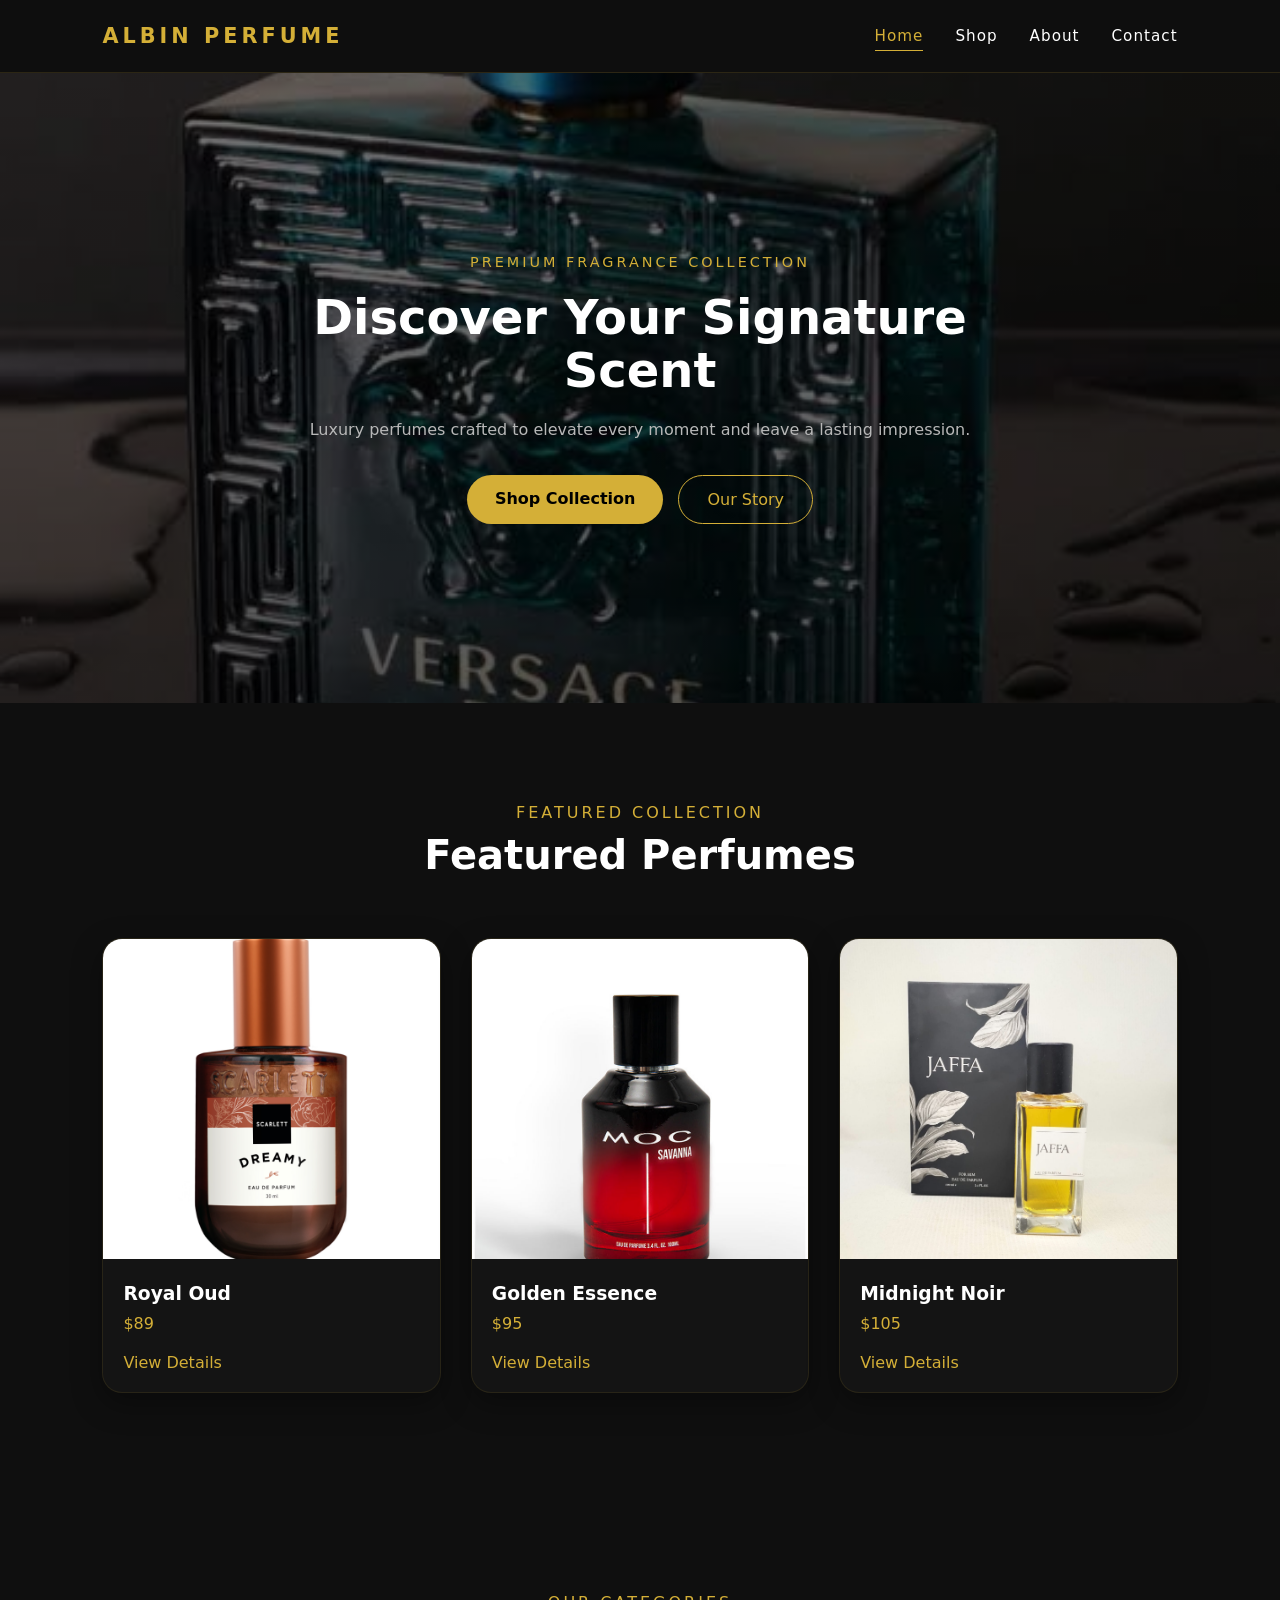
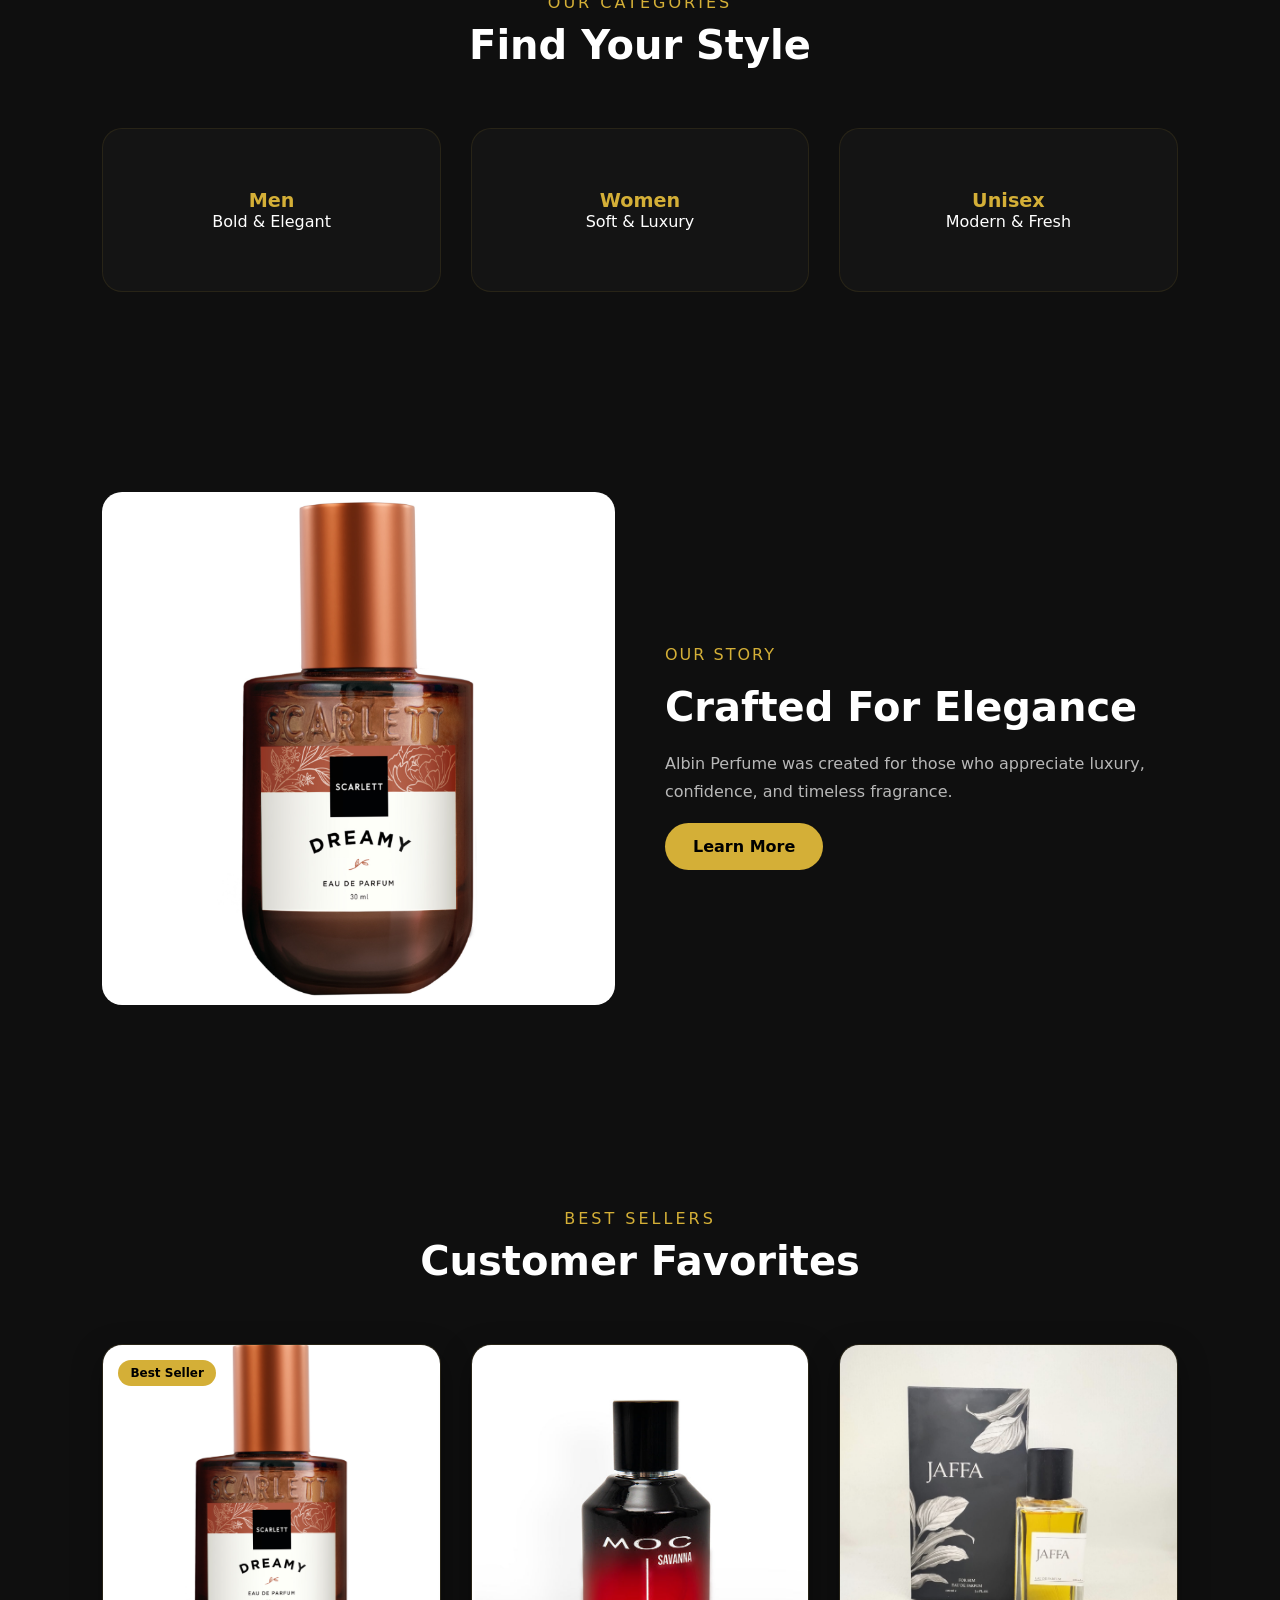
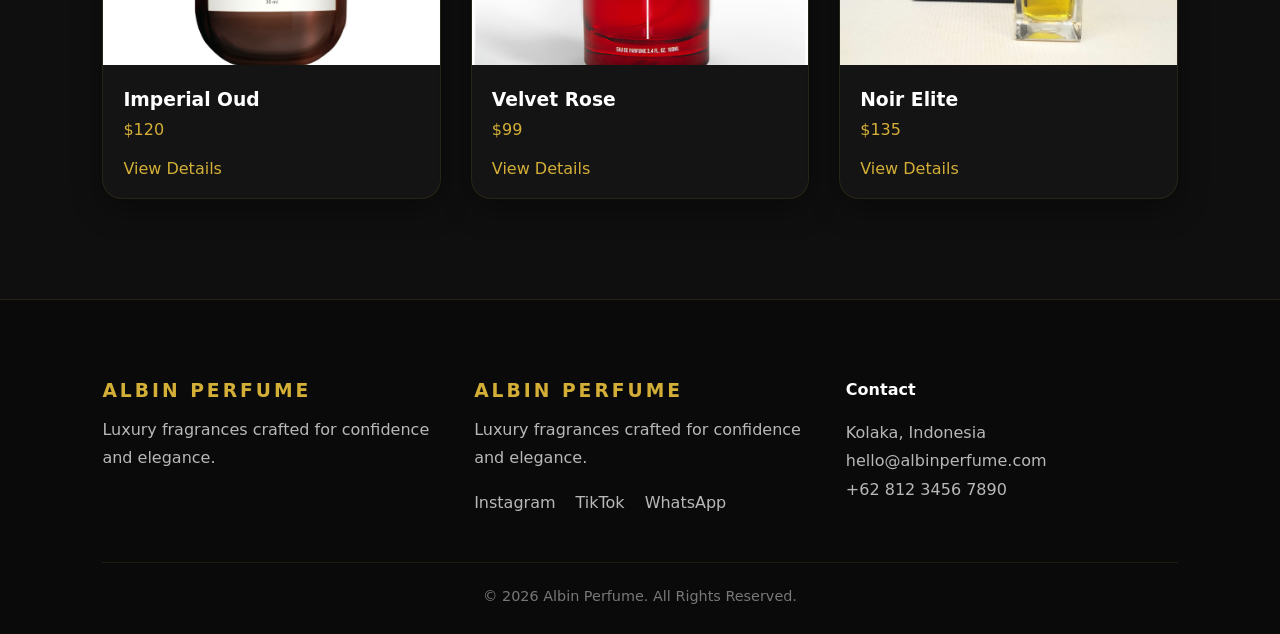
<file: index.html>
<!DOCTYPE html>
<html lang="en">

<head>
<meta charset="UTF-8">
<meta name="viewport" content="width=device-width, initial-scale=1.0">

<title>Albin Perfume</title>

<link rel="stylesheet" href="css/style.css">

<link rel="preconnect" href="https://fonts.googleapis.com">

<link rel="preconnect"
href="https://fonts.gstatic.com"
crossorigin>

<link href="https://fonts.googleapis.com/css2?family=Inter:wght@300;400;500;600;700&display=swap"
rel="stylesheet">
</head>

<body>

<header class="navbar">

    <div class="logo">
        ALBIN PERFUME
    </div>

    <nav class="nav-menu">

        <a href="index.html" class="active">Home</a>
        <a href="shop.html">Shop</a>
        <a href="about.html">About</a>
        <a href="contact.html">Contact</a>

    </nav>

    <div class="hamburger">
        <span></span>
        <span></span>
        <span></span>
    </div>

</header>
    <section class="hero">

    <div class="hero-content">

        <span class="hero-tag">
            Premium Fragrance Collection
        </span>

        <h1>
            Discover Your Signature Scent
        </h1>

        <p>
            Luxury perfumes crafted to elevate every
            moment and leave a lasting impression.
        </p>

        <div class="hero-buttons">

            <a href="shop.html" class="btn-primary">
                Shop Collection
            </a>

            <a href="about.html" class="btn-secondary">
                Our Story
            </a>

        </div>

    </div>

    </section>

<section class="featured">

    <div class="section-title">

        <span>Featured Collection</span>

        <h2>Featured Perfumes</h2>

    </div>

    <div class="product-grid">

        <div class="product-card">

            <img src="images/perfume-1.jpg" alt="Royal Oud">

            <h3>Royal Oud</h3>

            <p>$89</p>

            <a href="product.html">View Details</a>

        </div>

        <div class="product-card">

            <img src="images/perfume-2.jpg" alt="Golden Essence">

            <h3>Golden Essence</h3>

            <p>$95</p>

            <a href="product.html">View Details</a>

        </div>

        <div class="product-card">

            <img src="images/perfume-3.jpg" alt="Midnight Noir">

            <h3>Midnight Noir</h3>

            <p>$105</p>

            <a href="product.html">View Details</a>

        </div>

    </div>

</section>
<section class="categories">

    <div class="section-title">
        <span>Our Categories</span>
        <h2>Find Your Style</h2>
    </div>

    <div class="category-grid">

        <div class="category-card">
    <h3>Men</h3>
    <p>Bold & Elegant</p>
</div>

<div class="category-card">
    <h3>Women</h3>
    <p>Soft & Luxury</p>
</div>

<div class="category-card">
    <h3>Unisex</h3>
    <p>Modern & Fresh</p>
</div>
    </div>

</section>

<section class="brand-story">

    <div class="brand-image">

        <img src="images/perfume-1.jpg"
        alt="Albin Perfume">

    </div>

    <div class="brand-content">

        <span>Our Story</span>

        <h2>
            Crafted For Elegance
        </h2>

        <p>
            Albin Perfume was created for those
            who appreciate luxury, confidence,
            and timeless fragrance.
        </p>

        <a href="about.html"
        class="btn-primary">

            Learn More

        </a>

    </div>

</section>
    
<section class="featured">

    <div class="section-title">
        <span>Best Sellers</span>
        <h2>Customer Favorites</h2>
    </div>

    <div class="product-grid">

        <div class="product-card">

    <span class="badge">Best Seller</span>

    <img src="images/perfume-1.jpg" alt="Imperial Oud">

    <h3>Imperial Oud</h3>

    <p>$120</p>

    <a href="product.html">View Details</a>

        </div>

        <div class="product-card">
            <img src="images/perfume-2.jpg" alt="Velvet Rose">
            <h3>Velvet Rose</h3>
            <p>$99</p>
            <a href="product.html">View Details</a>
        </div>

        <div class="product-card">
            <img src="images/perfume-3.jpg" alt="Noir Elite">
            <h3>Noir Elite</h3>
            <p>$135</p>
            <a href="product.html">View Details</a>
        </div>

    </div>

</section>
    
<footer class="footer">

    <div class="footer-grid">

        <div class="footer-brand">

            <h3>ALBIN PERFUME</h3>

            <p>
                Luxury fragrances crafted for
                confidence and elegance.
            </p>

        </div>

        <div class="footer-brand">

    <h3>ALBIN PERFUME</h3>

    <p>
        Luxury fragrances crafted for
        confidence and elegance.
    </p>

    <div class="social-links">

        <a href="#">Instagram</a>

        <a href="#">TikTok</a>

        <a href="#">WhatsApp</a>

    </div>

        </div>

        <div class="footer-contact">

            <h4>Contact</h4>

            <p>Kolaka, Indonesia</p>
            <p>hello@albinperfume.com</p>
            <p>+62 812 3456 7890</p>

        </div>

    </div>

    <div class="footer-bottom">

        <p>
            © 2026 Albin Perfume.
            All Rights Reserved.
        </p>

    </div>

</footer>
    
<script src="js/script.js"></script>

</body>
</html>
</file>
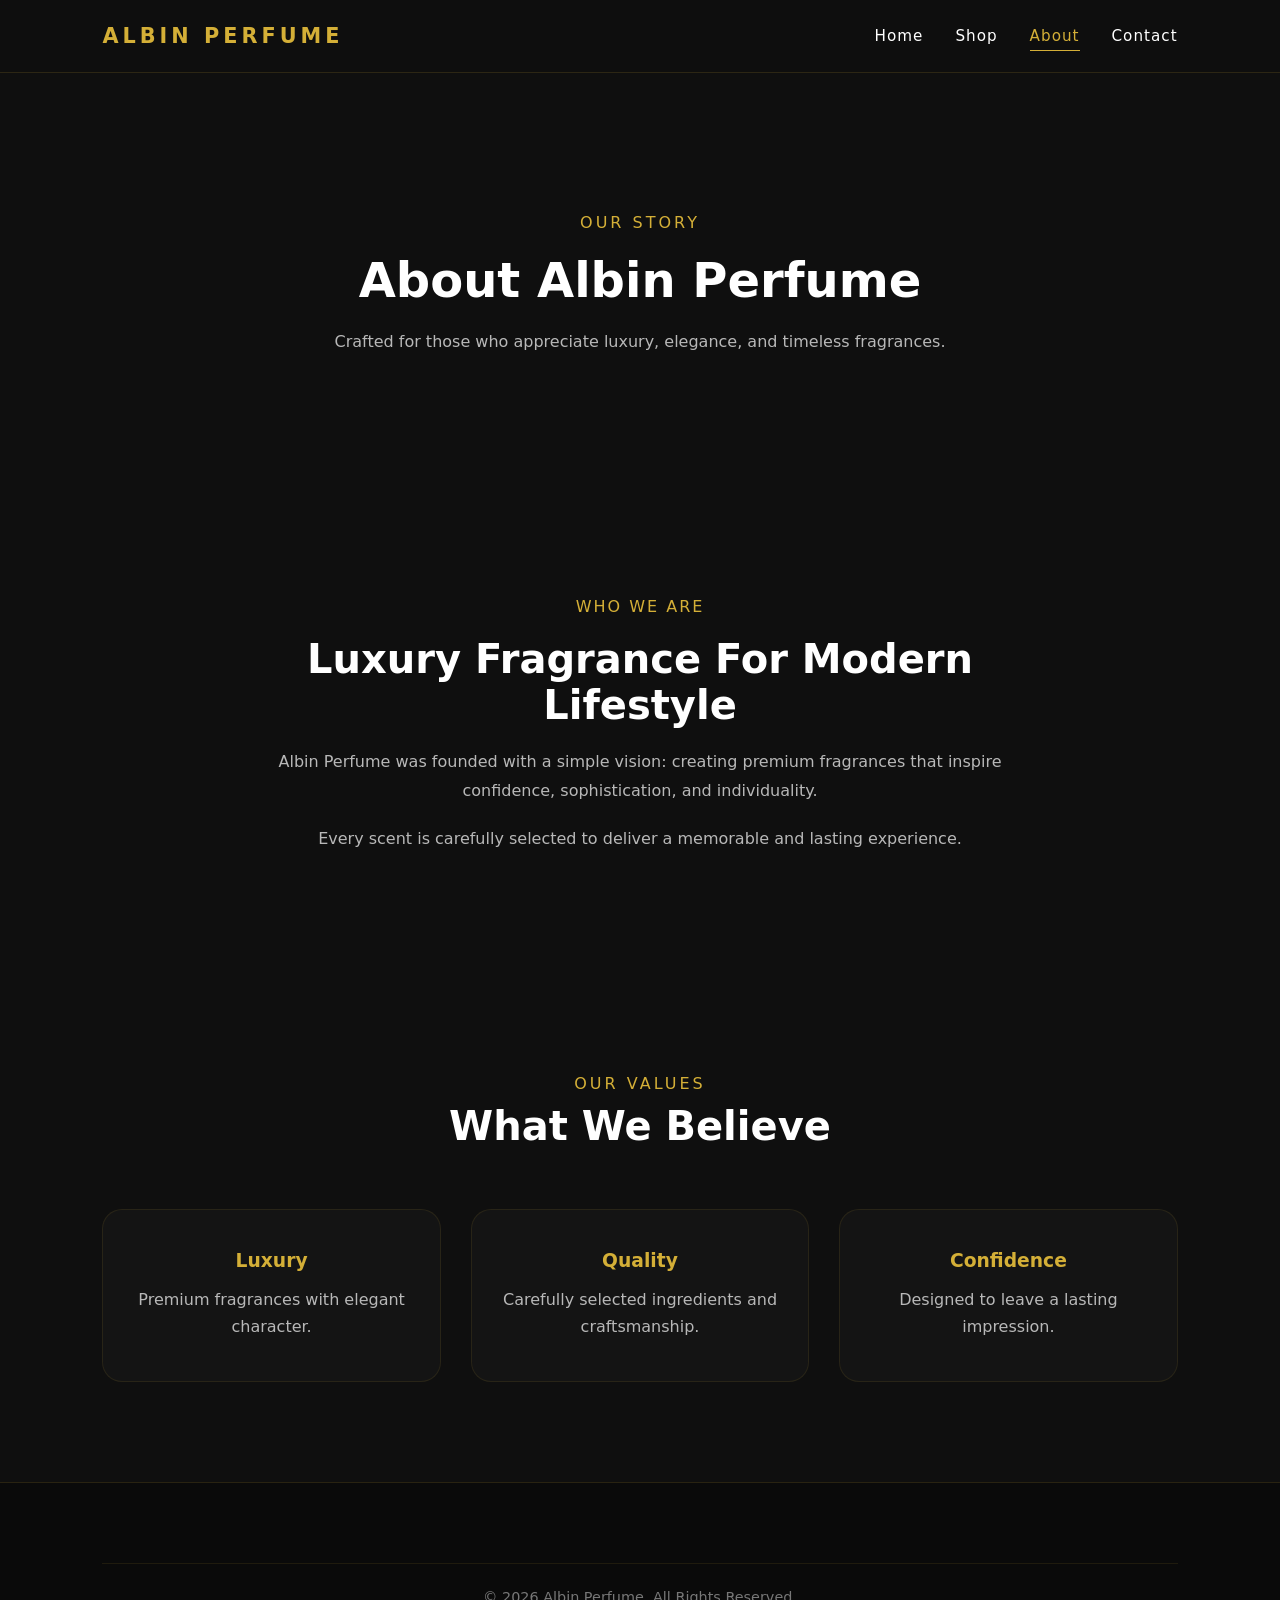
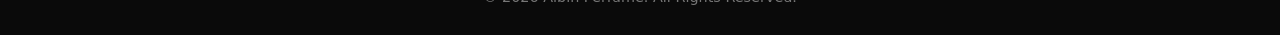
<file: about.html>
<!DOCTYPE html>
<html lang="en">

<head>

<meta charset="UTF-8">

<meta name="viewport"
content="width=device-width, initial-scale=1.0">

<title>About - Albin Perfume</title>

<meta name="description"
content="Learn more about Albin Perfume and our passion for luxury fragrances.">

<link rel="stylesheet"
href="css/style.css">

<link rel="preconnect"
href="https://fonts.googleapis.com">

<link rel="preconnect"
href="https://fonts.gstatic.com"
crossorigin>

<link href="https://fonts.googleapis.com/css2?family=Inter:wght@300;400;500;600;700&display=swap"
rel="stylesheet">

</head>

<body>
<header class="navbar">

    <div class="logo">
        ALBIN PERFUME
    </div>

    <nav class="nav-menu">

        <a href="index.html">Home</a>
        <a href="shop.html">Shop</a>
        <a href="about.html" class="active">About</a>
        <a href="contact.html">Contact</a>

    </nav>

</header>

<section class="about-hero">

    <div class="section-title">

        <span>Our Story</span>

        <h1>About Albin Perfume</h1>

        <p>
            Crafted for those who appreciate luxury,
            elegance, and timeless fragrances.
        </p>

    </div>

</section>

<section class="about-story">

    <div class="about-content">

        <span>Who We Are</span>

        <h2>Luxury Fragrance For Modern Lifestyle</h2>

        <p>
            Albin Perfume was founded with a simple vision:
            creating premium fragrances that inspire confidence,
            sophistication, and individuality.
        </p>

        <p>
            Every scent is carefully selected to deliver
            a memorable and lasting experience.
        </p>

    </div>

</section>

<section class="about-values">

    <div class="section-title">

        <span>Our Values</span>

        <h2>What We Believe</h2>

    </div>

    <div class="value-grid">

        <div class="value-card">
            <h3>Luxury</h3>
            <p>Premium fragrances with elegant character.</p>
        </div>

        <div class="value-card">
            <h3>Quality</h3>
            <p>Carefully selected ingredients and craftsmanship.</p>
        </div>

        <div class="value-card">
            <h3>Confidence</h3>
            <p>Designed to leave a lasting impression.</p>
        </div>

    </div>

</section>

<footer class="footer">

    <div class="footer-bottom">

        <p>
            © 2026 Albin Perfume. All Rights Reserved.
        </p>

    </div>

</footer>

  <script src="js/script.js"></script>

</body>
</html>
</file>
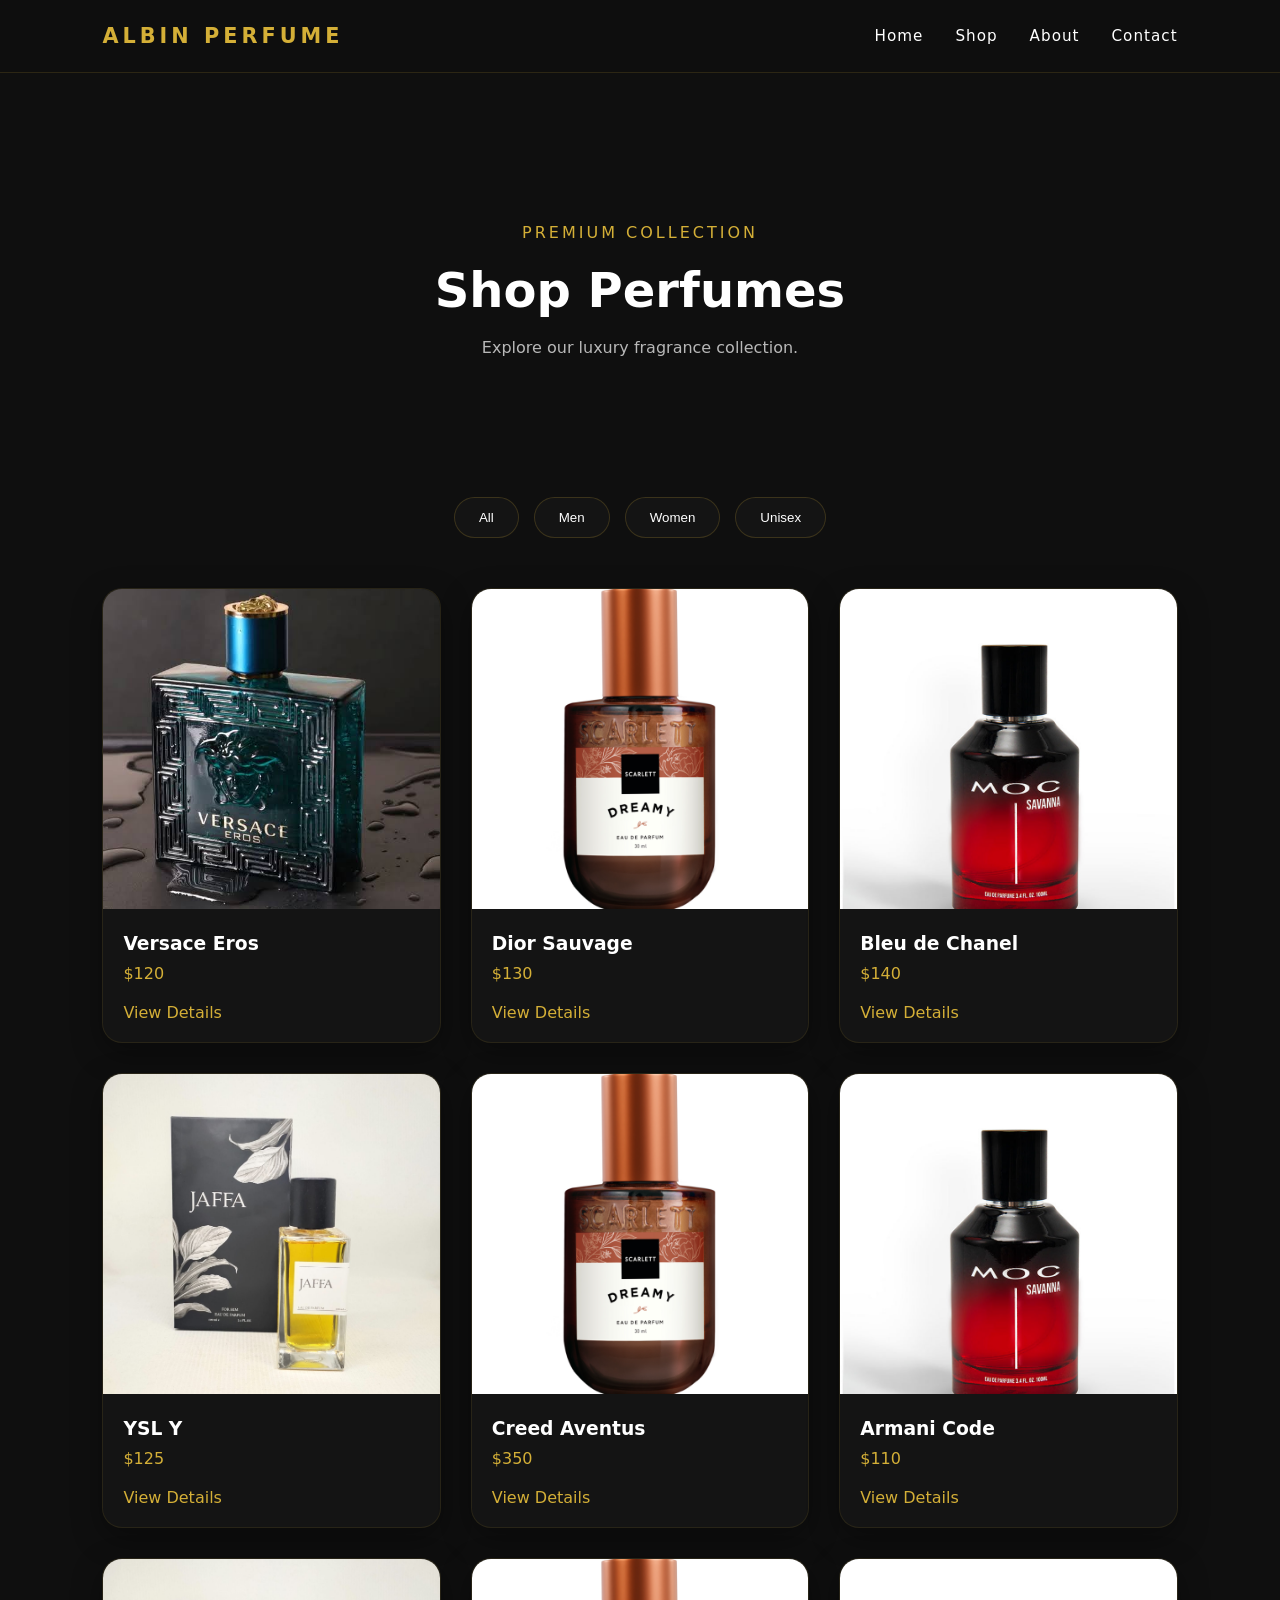
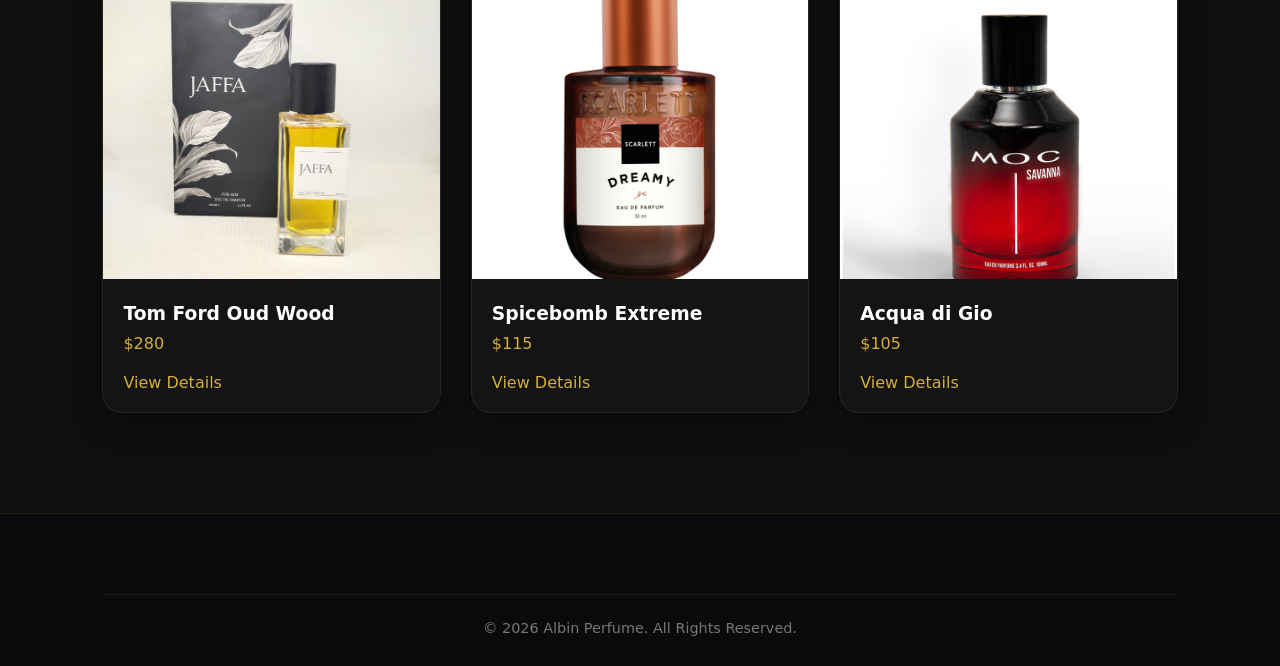
<file: shop.html>
<!DOCTYPE html>
<html lang="en">

<head>
<meta charset="UTF-8">
<meta name="viewport" content="width=device-width, initial-scale=1.0">

<title>Shop - Albin Perfume</title>

<link rel="stylesheet" href="css/style.css">

<link rel="preconnect" href="https://fonts.googleapis.com">

<link rel="preconnect"
href="https://fonts.gstatic.com"
crossorigin>

<link href="https://fonts.googleapis.com/css2?family=Inter:wght@300;400;500;600;700&display=swap"
rel="stylesheet">

</head>

<body>

<header class="navbar">

    <div class="logo">
        ALBIN PERFUME
    </div>

    <nav class="nav-menu">

        <a href="index.html">Home</a>
        <a href="shop.html">Shop</a>
        <a href="about.html">About</a>
        <a href="contact.html">Contact</a>

    </nav>

</header>

<section class="shop-hero">

    <div class="section-title">

        <span>Premium Collection</span>

        <h1>Shop Perfumes</h1>

        <p>
            Explore our luxury fragrance collection.
        </p>

    </div>

</section>

<section class="shop-products">

    <div class="shop-filter">

        <button>All</button>
        <button>Men</button>
        <button>Women</button>
        <button>Unisex</button>

    </div>

    <div class="product-grid">

        <div class="product-card">
            <img src="images/perfume-hero.jpeg" alt="">
            <h3>Versace Eros</h3>
            <p>$120</p>
            <a href="product.html">View Details</a>
        </div>

        <div class="product-card">
            <img src="images/perfume-1.jpg" alt="">
            <h3>Dior Sauvage</h3>
            <p>$130</p>
            <a href="product.html">View Details</a>
        </div>

        <div class="product-card">
            <img src="images/perfume-2.jpg" alt="">
            <h3>Bleu de Chanel</h3>
            <p>$140</p>
            <a href="product.html">View Details</a>
        </div>

        <div class="product-card">
            <img src="images/perfume-3.jpg" alt="">
            <h3>YSL Y</h3>
            <p>$125</p>
            <a href="product.html">View Details</a>
        </div>

        <div class="product-card">
            <img src="images/perfume-1.jpg" alt="">
            <h3>Creed Aventus</h3>
            <p>$350</p>
            <a href="product.html">View Details</a>
        </div>

        <div class="product-card">
            <img src="images/perfume-2.jpg" alt="">
            <h3>Armani Code</h3>
            <p>$110</p>
            <a href="product.html">View Details</a>
        </div>

        <div class="product-card">
            <img src="images/perfume-3.jpg" alt="">
            <h3>Tom Ford Oud Wood</h3>
            <p>$280</p>
            <a href="product.html">View Details</a>
        </div>

        <div class="product-card">
            <img src="images/perfume-1.jpg" alt="">
            <h3>Spicebomb Extreme</h3>
            <p>$115</p>
            <a href="product.html">View Details</a>
        </div>

        <div class="product-card">
            <img src="images/perfume-2.jpg" alt="">
            <h3>Acqua di Gio</h3>
            <p>$105</p>
            <a href="product.html">View Details</a>
        </div>

    </div>

</section>

<footer class="footer">

    <div class="footer-bottom">

        <p>
            © 2026 Albin Perfume. All Rights Reserved.
        </p>

    </div>

</footer>

<script src="js/script.js"></script>

</body>
</file>
<file: css/style.css>
*{
margin:0;
padding:0;
box-sizing:border-box;
}

body{
background:#0F0F0F;
color:white;
font-family:
Inter,
system-ui,
sans-serif;
}
:root{
    --black:#0F0F0F;
    --gold:#D4AF37;
    --white:#FFFFFF;
}

/* RESET */

*{
    margin:0;
    padding:0;
    box-sizing:border-box;
}

body{
    background:var(--black);
    color:var(--white);
    font-family:system-ui,sans-serif;
}

/* NAVBAR */

.navbar{
    background:rgba(10,10,10,0.9);
    
    position:sticky;
    top:0;
    
    display:flex;
    justify-content:space-between;
    align-items:center;

    width:100%;

    padding:24px 8%;

    background:rgba(15,15,15,0.95);

    backdrop-filter:blur(12px);

    border-bottom:1px solid rgba(212,175,55,0.15);

    z-index:1000;
}
.logo{
    color:var(--gold);

    font-size:1.3rem;

    font-weight:600;

    letter-spacing:4px;

    text-transform:uppercase;
}

.nav-menu{
    display:flex;
    gap:32px;
}

.nav-menu a{
    color:var(--white);

    text-decoration:none;

    font-size:0.95rem;

    letter-spacing:1px;

    transition:0.3s ease;

    position:relative;
}

.nav-menu a::after{
    content:"";

    position:absolute;

    left:0;
    bottom:-6px;

    width:0;
    height:1px;

    background:var(--gold);

    transition:0.3s;
}

.nav-menu a:hover{
    color:var(--gold);
}
.nav-menu a.active{
    color:var(--gold);
}

.nav-menu a.active::after{
    width:100%;
}

.nav-menu a:hover::after{
    width:100%;
}
.nav-menu a:hover{
    color:var(--gold);
}

.hamburger{
    display:none;
    flex-direction:column;
    gap:5px;
    cursor:pointer;
}

.hamburger span{
    width:25px;
    height:2px;
    background:white;
}
@media(max-width:768px){

    .hamburger{
        display:flex;
    }

    .nav-menu{
        position:absolute;

        top:80px;
        left:0;

        width:100%;

        background:#111;

        flex-direction:column;

        text-align:center;

        padding:20px 0;

        display:none;
    }

    .nav-menu.active{
        display:flex;
    }

}
/* HERO */

.hero{
    min-height:55vh;
    display:flex;
    align-items:center;
    justify-content:center;
    text-align:center;
    padding:0 8%;
}

.hero-content{
    max-width:700px;
}

.hero-tag{
    color:var(--gold);
    letter-spacing:3px;
    font-size:0.9rem;
    text-transform:uppercase;
}

.hero h1{
    font-size:3rem;
    line-height:1.1;
    margin:20px 0;
    font-weight:600;
}

.hero p{
    color:#b8b8b8;
    line-height:1.8;
    margin-bottom:30px;
    font-size:1rem;
}

.hero-buttons{
    display:flex;
    justify-content:center;
    gap:15px;
    flex-wrap:wrap;
}

.btn-primary{
    background:var(--gold);
    color:#000;
    text-decoration:none;
    padding:14px 28px;
    border-radius:50px;
    font-weight:600;
    transition:0.3s;
}

.btn-primary:hover{
    transform:translateY(-2px);
}

.btn-secondary{
    border:1px solid var(--gold);
    color:var(--gold);
    text-decoration:none;
    padding:14px 28px;
    border-radius:50px;
    transition:0.3s;
}

.btn-secondary:hover{
    background:rgba(212,175,55,0.1);
}

@media(max-width:768px){

    .hero{
        padding:0 24px;
    }

    .hero h1{
    font-size:3rem;
    line-height:1.1;
    margin:20px 0;
    font-weight:600;

    text-shadow:
    0 0 20px rgba(212,175,55,0.08);
    }
}
/* FEATURED */

.featured{
    padding:100px 8%;
}

.section-title{
    text-align:center;
    margin-bottom:60px;
}

.section-title span{
    color:var(--gold);
    letter-spacing:3px;
    text-transform:uppercase;
}

.section-title h2{
    font-size:2.5rem;
    margin-top:10px;
}

.product-grid{
    display:grid;
    grid-template-columns:
    repeat(auto-fit,minmax(280px,1fr));

    gap:30px;
}

.product-card{
    position:relative;
    box-shadow:
    0 10px 30px rgba(0,0,0,0.35);
    background:#141414;

    border:1px solid rgba(212,175,55,0.1);

    border-radius:20px;

    overflow:hidden;

    transition:0.4s ease;
    
}
.badge{
    position:absolute;

    top:15px;
    left:15px;

    background:var(--gold);

    color:black;

    padding:6px 12px;

    border-radius:30px;

    font-size:.75rem;

    font-weight:600;
}


.product-card:hover{
    transform:translateY(-10px);

    border-color:rgba(212,175,55,0.4);
}

.product-card img{
    width:100%;
    height:320px;

    object-fit:cover;

    transition:0.4s ease;
}

.product-card:hover img{
    transform:scale(1.05);
}

.product-card h3{
    padding:20px 20px 10px;
}

.product-card p{
    padding:0 20px;
    color:var(--gold);
}

.product-card a{
    display:inline-block;

    margin:20px;

    color:var(--gold);

    text-decoration:none;
}
.product-card img{
    width:100%;
    height:320px;
    object-fit:cover;
    object-position:center;
}

/* CATEGORIES */

.categories{
    padding:100px 8%;
}

.category-grid{
    display:grid;
    grid-template-columns:
    repeat(auto-fit,minmax(250px,1fr));
    gap:30px;
}

.category-card{
    background:#141414;
    border:1px solid rgba(212,175,55,0.1);
    border-radius:20px;
    padding:60px 30px;
    text-align:center;
    transition:0.3s;
}

.category-card:hover{
    transform:translateY(-8px);
    border-color:var(--gold);
}

.category-card h3{
    color:var(--gold);
    font-size:1.2rem;
}

/* BRAND STORY */

.brand-story{
    padding:100px 8%;

    display:grid;

    grid-template-columns:
    repeat(auto-fit,minmax(300px,1fr));

    gap:50px;

    align-items:center;
}

.brand-image img{
    width:100%;

    border-radius:20px;

    object-fit:cover;
}

.brand-content span{
    color:var(--gold);

    text-transform:uppercase;

    letter-spacing:2px;
}

.brand-content h2{
    font-size:2.5rem;

    margin:20px 0;
}

.brand-content p{
    color:#b8b8b8;

    line-height:1.8;

    margin-bottom:30px;
}
.hero{
    min-height:70vh;

    display:flex;
    align-items:center;
    justify-content:center;

    text-align:center;
    padding:0 8%;

    background:
    linear-gradient(
        rgba(0,0,0,0.55),
        rgba(0,0,0,0.65)
    ),
    url("../images/perfume-hero.jpeg");

    background-size:cover;
    background-position:center;
}
/* FOOTER */

.footer{
    padding:80px 8% 30px;

    background:#0a0a0a;

    border-top:1px solid
    rgba(212,175,55,0.15);
}

.footer-grid{
    display:grid;

    grid-template-columns:
    repeat(auto-fit,minmax(250px,1fr));

    gap:40px;

    margin-bottom:50px;
}

.footer-brand h3{
    color:var(--gold);

    letter-spacing:3px;

    margin-bottom:15px;
}

.footer-brand p,
.footer-contact p{
    color:#b8b8b8;

    line-height:1.8;
}

.footer-links h4,
.footer-contact h4{
    margin-bottom:20px;
}

.footer-links{
    display:flex;
    flex-direction:column;
    gap:12px;
}

.footer-links a{
    color:#b8b8b8;

    text-decoration:none;

    transition:.3s;
}

.footer-links a:hover{
    color:var(--gold);
}

.footer-bottom{
    text-align:center;

    border-top:1px solid
    rgba(212,175,55,0.1);

    padding-top:25px;
}

.footer-bottom p{
    color:#777;
    font-size:.9rem;
}

/* SOCIAL LINKS */

.social-links{
    margin-top:20px;

    display:flex;

    gap:20px;

    flex-wrap:wrap;
}

.social-links a{
    color:#b8b8b8;

    text-decoration:none;

    transition:.3s ease;
}

.social-links a:hover{
    color:var(--gold);
}

/* SHOP PAGE */

.shop-hero{
    padding:150px 8% 80px;
    text-align:center;
}

.shop-hero h1{
    font-size:3rem;
    margin:20px 0;
}

.shop-hero p{
    color:#b8b8b8;
}

.shop-products{
    padding:0 8% 100px;
}

.shop-filter{
    display:flex;
    justify-content:center;
    gap:15px;
    margin-bottom:50px;
    flex-wrap:wrap;
}

.shop-filter button{
    background:#141414;
    border:1px solid rgba(212,175,55,0.2);
    color:white;
    padding:12px 24px;
    border-radius:50px;
    cursor:pointer;
}

.shop-filter button:hover{
    border-color:var(--gold);
    color:var(--gold);
}

/* MOBILE */

@media(max-width:768px){

    .product-grid{
        grid-template-columns:repeat(2,1fr);
        gap:15px;
    }

    .product-card img{
        height:180px;
    }

    .product-card h3{
        font-size:1rem;
    }

    .product-card p{
        font-size:.9rem;
    }

    .product-card a{
        font-size:.85rem;
    }

}
/* ABOUT PAGE */

.about-hero{
    padding:140px 8% 80px;
    text-align:center;
}

.about-hero h1{
    font-size:3rem;
    margin:20px 0;
}

.about-hero p{
    color:#b8b8b8;
    max-width:700px;
    margin:auto;
    line-height:1.8;
}

.about-story{
    padding:100px 8%;
}

.about-content{
    max-width:800px;
    margin:auto;
    text-align:center;
}

.about-content span{
    color:var(--gold);
    text-transform:uppercase;
    letter-spacing:2px;
}

.about-content h2{
    font-size:2.5rem;
    margin:20px 0;
}

.about-content p{
    color:#b8b8b8;
    line-height:1.8;
    margin-bottom:20px;
}

.about-values{
    padding:100px 8%;
}

.value-grid{
    display:grid;
    grid-template-columns:
    repeat(auto-fit,minmax(250px,1fr));

    gap:30px;
}

.value-card{
    background:#141414;

    border:1px solid
    rgba(212,175,55,0.1);

    border-radius:20px;

    padding:40px 30px;

    text-align:center;

    transition:.3s;
}

.value-card:hover{
    transform:translateY(-8px);

    border-color:var(--gold);
}

.value-card h3{
    color:var(--gold);

    margin-bottom:15px;
}

.value-card p{
    color:#b8b8b8;

    line-height:1.7;
}
</file>
